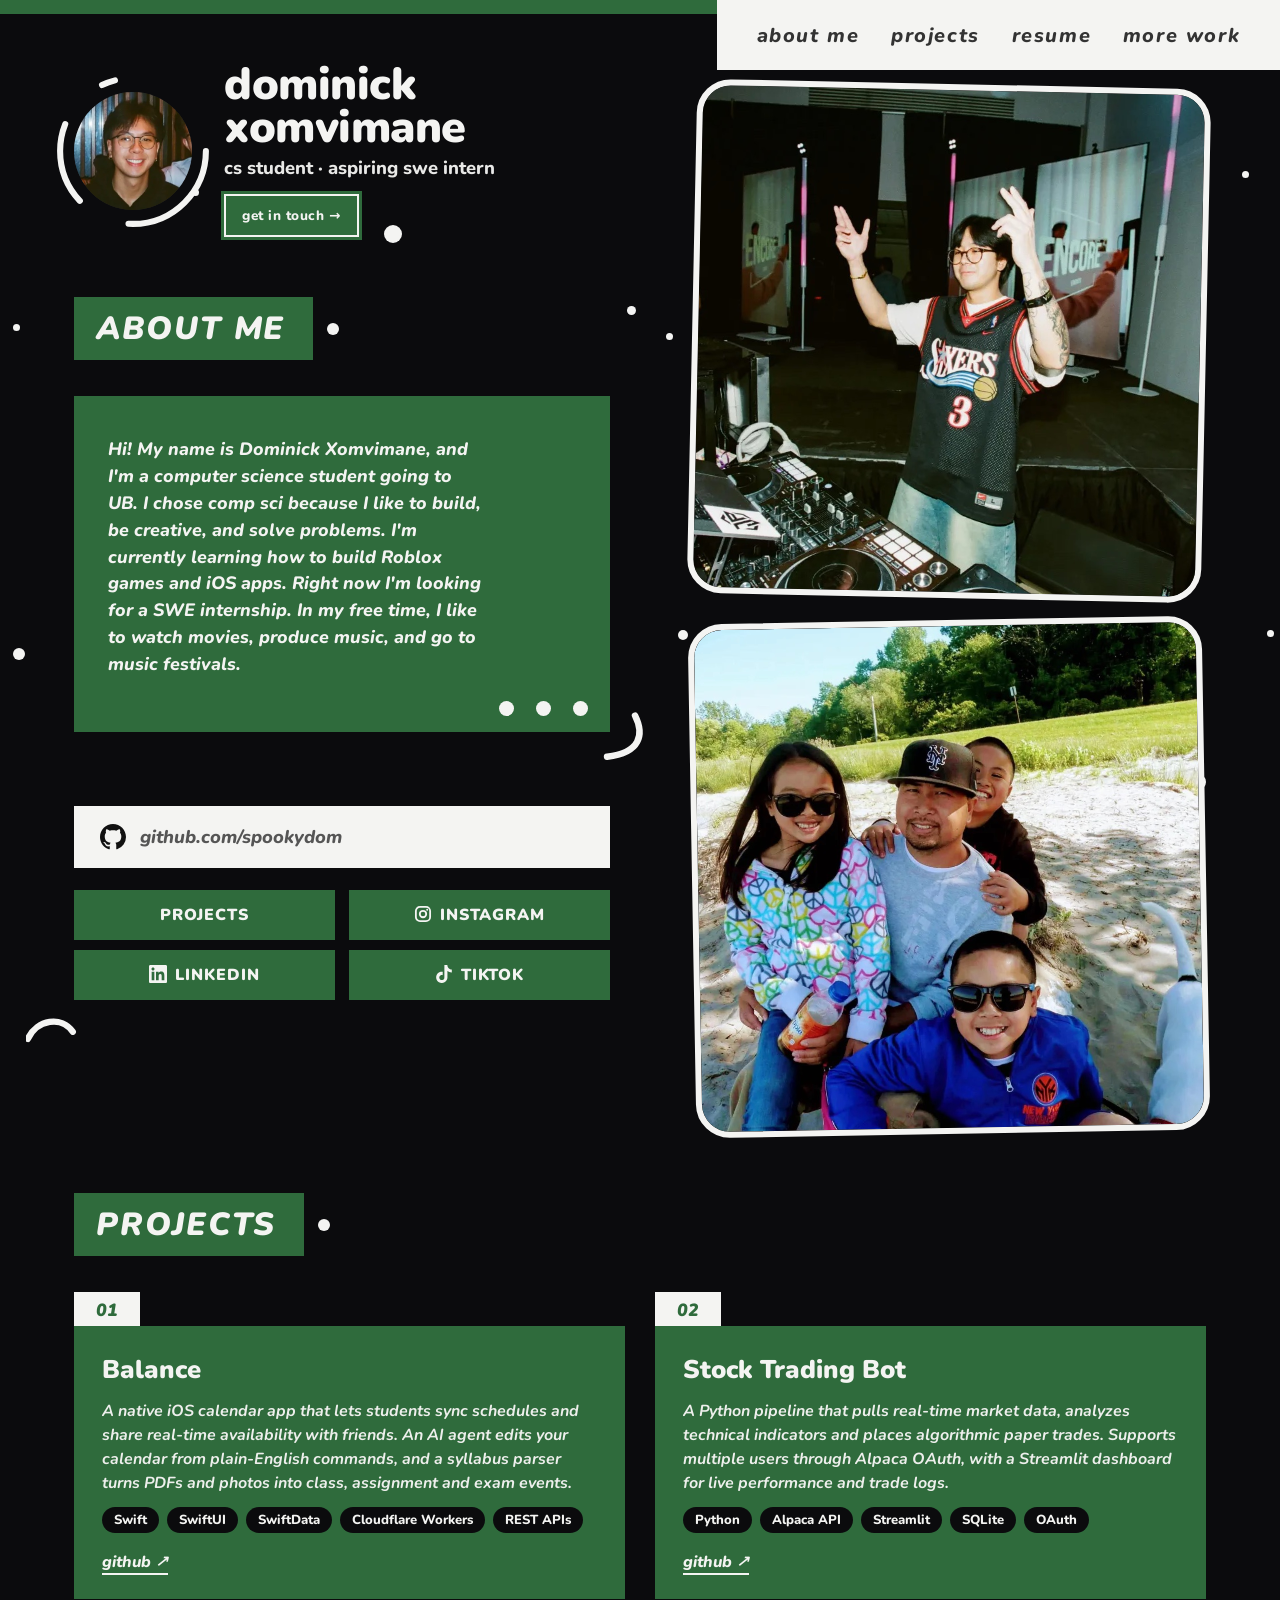
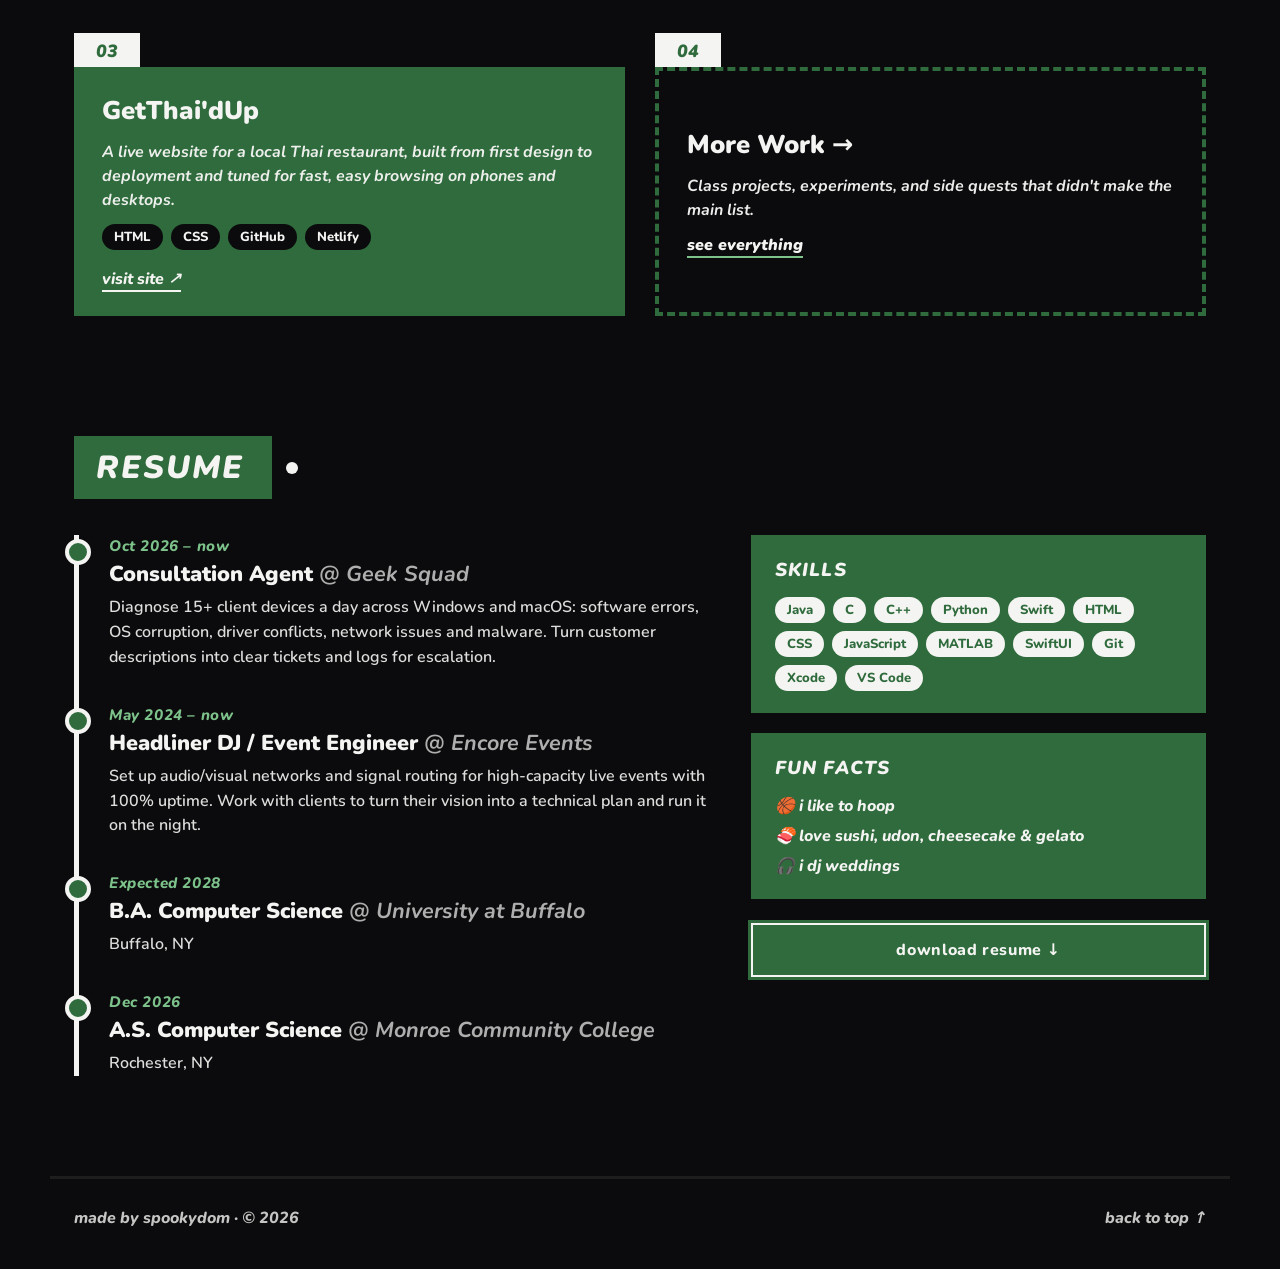
<file: index.html>
<!doctype html>
<html lang="en">
<head>
  <meta charset="utf-8" />
  <meta name="viewport" content="width=device-width, initial-scale=1" />
  <title>Dominick Xomvimane — Portfolio</title>
  <meta name="description" content="Dominick Xomvimane — computer science student building iOS apps, Python tools, and websites. Open to software engineering internships." />
  <link rel="preconnect" href="https://fonts.googleapis.com" />
  <link rel="preconnect" href="https://fonts.gstatic.com" crossorigin />
  <link href="https://fonts.googleapis.com/css2?family=Nunito:ital,wght@0,600;0,800;0,900;1,700;1,800;1,900&display=swap" rel="stylesheet" />
  <link rel="stylesheet" href="styles.css" />
</head>
<body>
  <div class="topbar"></div>

  <nav class="nav">
    <a href="#about">about me</a>
    <a href="#projects">projects</a>
    <a href="#resume">resume</a>
    <a href="more.html">more work</a>
  </nav>

  <div class="sky" aria-hidden="true">
    <i style="top:25%;left:30%;--s:18px"></i>
    <i style="top:21%;left:15%"></i>
    <i style="top:36%;left:1%"></i>
    <i style="top:34%;left:49%;--s:9px"></i>
    <i style="top:37%;left:52%"></i>
    <i style="top:57%;left:20%"></i>
    <i style="top:70%;left:53%;--s:10px"></i>
    <i style="top:72%;left:1%;--s:12px"></i>
    <i style="top:19%;left:97%"></i>
    <i style="top:70%;left:99%"></i>
    <i class="ring" style="top:86%;left:93%"></i>
  </div>

  <main class="hero" id="about">
    <section class="left">
      <header class="id">
        <div class="avatar">
          <img src="images/headshot.jpg" alt="Portrait of Dominick Xomvimane" />
          <svg class="swirl" viewBox="0 0 160 160" aria-hidden="true">
            <circle cx="80" cy="80" r="72" pathLength="100" stroke-dasharray="26 12 18 12 3 29" />
          </svg>
        </div>
        <div class="id-text">
          <h1>dominick xomvimane</h1>
          <p class="role">cs student · aspiring swe intern</p>
          <a class="cta" href="mailto:dominickxom@gmail.com">get in touch →</a>
        </div>
      </header>

      <h2 class="label about-title"><span>ABOUT ME</span></h2>
      <div class="folder">
        <div class="folder-body">
          <p>
            Hi! My name is Dominick Xomvimane, and I'm a computer science student going to UB.
            I chose comp sci because I like to build, be creative, and solve problems.
            I'm currently learning how to build Roblox games and iOS apps.
            Right now I'm looking for a SWE internship.
            In my free time, I like to watch movies, produce music, and go to music festivals.
          </p>
          <div class="folder-dots" aria-hidden="true"><b></b><b></b><b></b></div>
          <svg class="squiggle" viewBox="0 0 60 60" aria-hidden="true"><path d="M44 6 C54 26 50 46 14 50" /></svg>
        </div>
      </div>

      <a class="search" href="https://github.com/spookydom" target="_blank" rel="noopener">
        <svg class="gh" viewBox="0 0 16 16" aria-hidden="true"><path d="M8 0C3.58 0 0 3.58 0 8c0 3.54 2.29 6.53 5.47 7.59.4.07.55-.17.55-.38 0-.19-.01-.82-.01-1.49-2.01.37-2.53-.49-2.69-.94-.09-.23-.48-.94-.82-1.13-.28-.15-.68-.52-.01-.53.63-.01 1.08.58 1.23.82.72 1.21 1.87.87 2.33.66.07-.52.28-.87.51-1.07-1.78-.2-3.64-.89-3.64-3.95 0-.87.31-1.59.82-2.15-.08-.2-.36-1.02.08-2.12 0 0 .67-.21 2.2.82.64-.18 1.32-.27 2-.27.68 0 1.36.09 2 .27 1.53-1.04 2.2-.82 2.2-.82.44 1.1.16 1.92.08 2.12.51.56.82 1.27.82 2.15 0 3.07-1.87 3.75-3.65 3.95.29.25.54.73.54 1.48 0 1.07-.01 1.93-.01 2.2 0 .21.15.46.55.38A8.013 8.013 0 0016 8c0-4.42-3.58-8-8-8z"/></svg>
        <span>github.com/spookydom</span>
      </a>

      <div class="socials">
        <a href="#projects">PROJECTS</a>
        <a href="https://www.instagram.com/dominickxom" target="_blank" rel="noopener"><svg class="ig" viewBox="0 0 24 24" aria-hidden="true"><rect x="2.5" y="2.5" width="19" height="19" rx="5.5"/><circle cx="12" cy="12" r="4.3"/><circle class="dot" cx="17.6" cy="6.4" r="1.3"/></svg>INSTAGRAM</a>
        <a href="https://www.linkedin.com/in/dominick-xomvimane" target="_blank" rel="noopener"><svg viewBox="0 0 24 24" aria-hidden="true"><path d="M20.447 20.452h-3.554v-5.569c0-1.328-.027-3.037-1.852-3.037-1.853 0-2.136 1.445-2.136 2.939v5.667H9.351V9h3.414v1.561h.046c.477-.9 1.637-1.85 3.37-1.85 3.601 0 4.267 2.37 4.267 5.455v6.286zM5.337 7.433c-1.144 0-2.063-.926-2.063-2.065 0-1.138.92-2.063 2.063-2.063 1.14 0 2.064.925 2.064 2.063 0 1.139-.925 2.065-2.064 2.065zm1.782 13.019H3.555V9h3.564v11.452zM22.225 0H1.771C.792 0 0 .774 0 1.729v20.542C0 23.227.792 24 1.771 24h20.451C23.2 24 24 23.227 24 22.271V1.729C24 .774 23.2 0 22.222 0h.003z"/></svg>LINKEDIN</a>
        <a href="https://www.tiktok.com/@spookydomx" target="_blank" rel="noopener"><svg viewBox="0 0 24 24" aria-hidden="true"><path d="M12.525.02c1.31-.02 2.61-.01 3.91-.02.08 1.53.63 3.09 1.75 4.17 1.12 1.11 2.7 1.62 4.24 1.79v4.03c-1.44-.05-2.89-.35-4.2-.97-.57-.26-1.1-.59-1.62-.93-.01 2.92.01 5.84-.02 8.75-.08 1.4-.54 2.79-1.35 3.94-1.31 1.92-3.58 3.17-5.91 3.21-1.43.08-2.86-.31-4.08-1.03-2.02-1.19-3.44-3.37-3.65-5.71-.02-.5-.03-1-.01-1.49.18-1.9 1.12-3.72 2.58-4.96 1.66-1.44 3.98-2.13 6.15-1.72.02 1.48-.04 2.96-.04 4.44-.99-.32-2.15-.23-3.02.37-.63.41-1.11 1.04-1.36 1.75-.21.51-.15 1.07-.14 1.61.24 1.64 1.82 3.02 3.5 2.87 1.12-.01 2.19-.66 2.77-1.61.19-.33.4-.67.41-1.06.1-1.79.06-3.57.07-5.36.01-4.03-.01-8.05.02-12.07z"/></svg>TIKTOK</a>
      </div>

      <svg class="corner-swirl" viewBox="0 0 60 40" aria-hidden="true"><path d="M2 30 C12 8 40 4 52 22" /></svg>
    </section>

    <section class="right" aria-label="Photos">
      <figure class="photo">
        <img src="images/photo-1.jpg" alt="Dominick DJing an Encore event" style="object-position:55% center" />
        <figcaption class="overlay">Me Djing :)</figcaption>
      </figure>
      <figure class="photo">
        <img src="images/photo-2.jpg" alt="Dominick with family at the beach" style="object-position:center 35%" />
        <figcaption class="overlay">&lt;3</figcaption>
      </figure>
    </section>
  </main>

  <section class="block" id="projects">
    <h2 class="label"><span>PROJECTS</span></h2>

    <div class="projects">
      <article class="project">
        <div class="project-tab">01</div>
        <div class="project-body">
          <h3>Balance</h3>
          <p>A native iOS calendar app that lets students sync schedules and share real-time availability with friends. An AI agent edits your calendar from plain-English commands, and a syllabus parser turns PDFs and photos into class, assignment and exam events.</p>
          <ul class="tags"><li>Swift</li><li>SwiftUI</li><li>SwiftData</li><li>Cloudflare Workers</li><li>REST APIs</li></ul>
          <div class="links"><a href="https://github.com/spookydom" target="_blank" rel="noopener">github ↗</a></div>
        </div>
      </article>

      <article class="project">
        <div class="project-tab">02</div>
        <div class="project-body">
          <h3>Stock Trading Bot</h3>
          <p>A Python pipeline that pulls real-time market data, analyzes technical indicators and places algorithmic paper trades. Supports multiple users through Alpaca OAuth, with a Streamlit dashboard for live performance and trade logs.</p>
          <ul class="tags"><li>Python</li><li>Alpaca API</li><li>Streamlit</li><li>SQLite</li><li>OAuth</li></ul>
          <div class="links"><a href="https://github.com/spookydom" target="_blank" rel="noopener">github ↗</a></div>
        </div>
      </article>

      <article class="project">
        <div class="project-tab">03</div>
        <div class="project-body">
          <h3>GetThai'dUp</h3>
          <p>A live website for a local Thai restaurant, built from first design to deployment and tuned for fast, easy browsing on phones and desktops.</p>
          <ul class="tags"><li>HTML</li><li>CSS</li><li>GitHub</li><li>Netlify</li></ul>
          <div class="links"><a href="https://getthaidup.com/" target="_blank" rel="noopener">visit site ↗</a></div>
        </div>
      </article>

      <a class="project more-card" href="more.html">
        <div class="project-tab">04</div>
        <div class="project-body">
          <h3>More Work <span class="arrow">→</span></h3>
          <p>Class projects, experiments, and side quests that didn't make the main list.</p>
          <span class="go">see everything</span>
        </div>
      </a>
    </div>
  </section>

  <section class="block" id="resume">
    <h2 class="label"><span>RESUME</span></h2>

    <div class="resume">
      <div class="timeline">
        <div class="entry">
          <span class="when">Oct 2026 – now</span>
          <h3>Consultation Agent <em>@ Geek Squad</em></h3>
          <p>Diagnose 15+ client devices a day across Windows and macOS: software errors, OS corruption, driver conflicts, network issues and malware. Turn customer descriptions into clear tickets and logs for escalation.</p>
        </div>
        <div class="entry">
          <span class="when">May 2024 – now</span>
          <h3>Headliner DJ / Event Engineer <em>@ Encore Events</em></h3>
          <p>Set up audio/visual networks and signal routing for high-capacity live events with 100% uptime. Work with clients to turn their vision into a technical plan and run it on the night.</p>
        </div>
        <div class="entry">
          <span class="when">Expected 2028</span>
          <h3>B.A. Computer Science <em>@ University at Buffalo</em></h3>
          <p>Buffalo, NY</p>
        </div>
        <div class="entry">
          <span class="when">Dec 2026</span>
          <h3>A.S. Computer Science <em>@ Monroe Community College</em></h3>
          <p>Rochester, NY</p>
        </div>
      </div>

      <aside class="side">
        <div class="card">
          <h3>SKILLS</h3>
          <ul class="tags light">
            <li>Java</li><li>C</li><li>C++</li><li>Python</li><li>Swift</li>
            <li>HTML</li><li>CSS</li><li>JavaScript</li><li>MATLAB</li>
            <li>SwiftUI</li><li>Git</li><li>Xcode</li><li>VS Code</li>
          </ul>
        </div>
        <div class="card">
          <h3>FUN FACTS</h3>
          <ul class="facts">
            <li>🏀 i like to hoop</li>
            <li>🍣 love sushi, udon, cheesecake &amp; gelato</li>
            <li>🎧 i dj weddings</li>
          </ul>
        </div>
        <a class="cta big" href="resume.pdf" target="_blank" rel="noopener">download resume ↓</a>
      </aside>
    </div>
  </section>

  <footer class="footer">
    <p>made by spookydom · © <span id="y"></span></p>
    <a href="#about">back to top ↑</a>
  </footer>

  <script>document.getElementById('y').textContent = new Date().getFullYear();</script>
</body>
</html>
</file>
<file: styles.css>
:root {
  --bg: #0b0b0d;
  --green: #2f6b3c;
  --green-light: #7cc28a;
  --green-dark: #24542f;
  --white: #f4f4f2;
  --ink: #111;
  --radius: 34px;
  --max: 1180px;
}

* { box-sizing: border-box; margin: 0; padding: 0; }
html { scroll-behavior: smooth; }
body {
  background: var(--bg);
  color: var(--white);
  font-family: "Nunito", system-ui, sans-serif;
  font-weight: 800;
  overflow-x: hidden;
  position: relative;
}
a { color: inherit; text-decoration: none; }
img { display: block; max-width: 100%; }

.topbar {
  height: 14px;
  background: var(--green);
  width: 56%;
}
.nav {
  position: absolute;
  top: 0; right: 0;
  width: 44%;
  min-height: 70px;
  background: var(--white);
  display: flex;
  justify-content: space-around;
  align-items: center;
  padding: 10px 24px;
  z-index: 10;
}
.nav a {
  color: #333;
  white-space: nowrap;
  font-style: italic;
  font-weight: 800;
  font-size: 1.25rem;
  letter-spacing: .08em;
  position: relative;
}
.nav a::after {
  content: "";
  position: absolute; left: 0; right: 0; bottom: -4px;
  height: 3px; background: var(--green);
  transform: scaleX(0); transform-origin: left;
  transition: transform .25s ease;
}
.nav a:hover::after { transform: scaleX(1); }

.sky { position: absolute; inset: 0; height: 100vh; min-height: 820px; pointer-events: none; z-index: 0; }
.sky i {
  position: absolute;
  width: var(--s, 7px); height: var(--s, 7px);
  background: var(--white); border-radius: 50%;
  animation: twinkle 4s ease-in-out infinite;
}
.sky i:nth-child(2n) { animation-delay: -1.3s; }
.sky i:nth-child(3n) { animation-delay: -2.6s; }
.sky i.ring { background: none; border: 3px solid var(--white); width: 16px; height: 16px; }
@keyframes orbit { to { transform: rotate(360deg); } }
@keyframes twinkle { 50% { opacity: .35; transform: scale(.8); } }

.hero {
  position: relative; z-index: 1;
  max-width: var(--max);
  margin: 0 auto;
  padding: 50px 24px 10px;
  display: grid;
  grid-template-columns: minmax(0, 1fr) minmax(0, 0.92fr);
  gap: 60px;
  align-items: start;
}
.left { position: relative; }

.id { display: flex; align-items: center; gap: 26px; }
.id-text { margin-left: 6px; min-width: 0; }
.avatar {
  position: relative;
  width: 118px; height: 118px;
  border-radius: 50%;
  background: #222;
  flex-shrink: 0;
}
.avatar img { position: absolute; inset: 0; width: 100%; height: 100%; object-fit: cover; border-radius: 50%; z-index: 1; }
.swirl {
  animation: orbit 9s linear infinite;
  position: absolute; inset: -22px;
  width: calc(100% + 44px); height: calc(100% + 44px);
  z-index: 2;
}
.swirl circle { fill: none; stroke: var(--white); stroke-width: 6; stroke-linecap: round; }
.squiggle path, .corner-swirl path {
  fill: none; stroke: var(--white); stroke-width: 7; stroke-linecap: round;
}
.id h1 {
  font-weight: 900;
  font-size: clamp(2.2rem, 3.5vw, 3.1rem);
  line-height: .95;
  letter-spacing: -.01em;
}
.role { font-weight: 800; font-size: 1.15rem; margin-top: 6px; opacity: .95; }

.cta {
  display: inline-block;
  background: var(--green);
  border: 2px solid var(--white);
  outline: 3px solid var(--green);
  color: var(--white);
  font-weight: 800;
  font-size: .85rem;
  padding: 10px 16px;
  letter-spacing: .04em;
  margin-top: 14px;
  white-space: nowrap;
  transition: transform .2s ease, background .2s ease;
}
.cta:hover { transform: translateY(-3px) rotate(-1.5deg); background: var(--green-dark); }

.folder { position: relative; }
.about-title { margin: 60px 0 22px; }
.folder-body {
  position: relative;
  background: var(--green);
  width: 96%;
  padding: 40px 34px 54px;
}
.folder-body p {
  font-style: italic;
  font-weight: 800;
  font-size: 1.12rem;
  line-height: 1.5;
  max-width: 34ch;
}
.folder-dots { position: absolute; right: 22px; bottom: 16px; display: flex; gap: 22px; }
.folder-dots b { width: 15px; height: 15px; background: var(--white); border-radius: 50%; }
.squiggle { position: absolute; right: -40px; bottom: -34px; width: 56px; height: 56px; }

.search {
  margin-top: 74px;
  display: flex; align-items: center; gap: 14px;
  background: var(--white);
  color: #555;
  width: 96%;
  padding: 18px 26px;
  font-style: italic;
  font-weight: 800;
  font-size: 1.15rem;
  transition: transform .2s ease;
}
.search svg { width: 26px; height: 26px; flex-shrink: 0; }
.search .gh path { fill: var(--ink); stroke: none; }
.socials a svg { width: 18px; height: 18px; margin-right: 8px; vertical-align: -3px; }
.socials a svg path { fill: currentColor; }
.socials a .ig * { fill: none; stroke: currentColor; stroke-width: 2.4; }
.socials a .ig .dot { fill: currentColor; stroke: none; }
.search:hover { transform: translateX(6px); }
.search span { overflow: hidden; text-overflow: ellipsis; white-space: nowrap; }

.socials {
  margin-top: 22px;
  width: 96%;
  display: grid;
  grid-template-columns: 1fr 1fr;
  gap: 10px 14px;
}
.socials a {
  background: var(--green);
  text-align: center;
  padding: 14px 10px;
  font-weight: 900;
  letter-spacing: .06em;
  font-size: 1rem;
  transition: background .2s ease, color .2s ease, transform .2s ease;
}
.socials a:hover { background: var(--white); color: var(--green); transform: translateY(-2px); }

.corner-swirl { position: absolute; left: -48px; bottom: -50px; width: 54px; height: 40px; }

.right { display: flex; flex-direction: column; gap: 22px; padding-top: 20px; }
.photo {
  position: relative;
  aspect-ratio: 1 / 1;
  border: 6px solid var(--white);
  border-radius: var(--radius);
  overflow: hidden;
  background: #222;
  transition: transform .3s ease;
}
.photo:nth-child(1) { transform: rotate(1.2deg); }
.photo:nth-child(2) { transform: rotate(-1deg); }
.photo:hover { transform: rotate(0) scale(1.015); }
.overlay {
  position: absolute; inset: 0; z-index: 2;
  border-radius: calc(var(--radius) - 6px);
  display: grid; place-items: center;
  background: rgba(0, 0, 0, .55);
  font-weight: 900; font-style: italic;
  font-size: clamp(1.8rem, 3.4vw, 2.8rem); letter-spacing: .03em;
  opacity: 0;
  transition: opacity .3s ease;
}
.photo:hover .overlay { opacity: 1; }
.photo img {
  position: absolute; inset: 0; width: 100%; height: 100%;
  border-radius: calc(var(--radius) - 6px);
  object-fit: cover; z-index: 1;
}

.block {
  position: relative; z-index: 1;
  max-width: var(--max);
  margin: 0 auto;
  padding: 80px 24px 40px;
  scroll-margin-top: 20px;
}
.label {
  display: inline-block;
  background: var(--green);
  padding: 10px 28px 10px 22px;
  font-weight: 900; font-style: italic;
  font-size: 2rem; letter-spacing: .06em;
  margin-bottom: 36px;
  position: relative;
}
#projects { padding-top: 50px; }
.label::after {
  content: ""; position: absolute; right: -26px; top: 50%;
  width: 12px; height: 12px; border-radius: 50%; background: var(--white);
  transform: translateY(-50%);
}

.projects { display: grid; grid-template-columns: repeat(2, 1fr); gap: 34px 30px; }
.project { display: flex; flex-direction: column; transition: transform .25s ease; }
.project:hover { transform: translateY(-6px); }
.project-tab {
  align-self: flex-start;
  background: var(--white); color: var(--green);
  font-weight: 900; font-style: italic;
  padding: 6px 22px 4px; font-size: 1.1rem;
}
.project-body {
  background: var(--green);
  padding: 26px 28px 24px;
  flex: 1;
  display: flex; flex-direction: column; gap: 12px;
}
.project h3 { font-weight: 900; font-size: 1.6rem; }
.project p { font-weight: 700; font-style: italic; line-height: 1.5; opacity: .97; }

.tags { list-style: none; display: flex; flex-wrap: wrap; gap: 8px; }
.tags li {
  background: var(--bg); color: var(--white);
  padding: 4px 12px; font-size: .82rem; font-weight: 800;
  border-radius: 999px;
}
.tags.light li { background: var(--white); color: var(--green); }
.links { display: flex; gap: 18px; margin-top: auto; padding-top: 6px; }
.links a { font-style: italic; border-bottom: 2px solid var(--white); }
.links a:hover { color: var(--bg); border-color: var(--bg); }

.project.more-card .project-body {
  background: transparent;
  border: 4px dashed var(--green);
  justify-content: center; align-items: flex-start;
  transition: background .25s ease, border-color .25s ease;
}
.project.more-card:hover .project-body { background: var(--green); border-style: solid; }
.more-card .arrow { display: inline-block; transition: transform .25s ease; }
.more-card:hover .arrow { transform: translateX(8px); }
.more-card .go { font-style: italic; font-weight: 900; border-bottom: 2px solid var(--green-light); }

.subpage .block { padding-top: 110px; min-height: 70vh; }
.back { display: table; font-style: italic; opacity: .75; margin-bottom: 22px; }
.back:hover { opacity: 1; color: var(--green-light); }
.nav a[aria-current="page"]::after { transform: scaleX(1); }
.block-sub { font-style: italic; opacity: .75; margin: -18px 0 30px; }

.gallery-grid { display: grid; grid-template-columns: repeat(3, 1fr); gap: 28px; }
.gcard {
  position: relative;
  display: flex; flex-direction: column;
  background: var(--green);
  border: 0; padding: 0; text-align: left;
  font: inherit; color: inherit; cursor: pointer;
  transition: transform .25s ease;
}
.gcard:hover { transform: translateY(-6px) rotate(-.6deg); }
.gcard:focus-visible { outline: 3px solid var(--white); outline-offset: 4px; }
.gcard-num {
  position: absolute; top: -14px; left: 16px; z-index: 2;
  background: var(--white); color: var(--green);
  font-style: italic; font-weight: 900; font-size: .9rem; padding: 2px 12px;
}
.gcard-cover {
  position: relative; display: grid; place-items: center;
  width: 100%; aspect-ratio: 4 / 3; overflow: hidden;
  border: 5px solid var(--green);
  background:
    radial-gradient(circle at 30% 30%, #8a8a8a 0 2px, transparent 3px) 0 0 / 20px 20px,
    linear-gradient(160deg, #5c5c5c, #262626);
}
.gcard-cover img { position: absolute; inset: 0; width: 100%; height: 100%; object-fit: cover; transition: transform .4s ease; }
.gcard-cover img.tall { object-fit: contain; padding: 14px 0; background: #1a1a1a; }
.gcard-cover.phones { display: flex; justify-content: center; align-items: center; gap: 10px; padding: 14px; background: #1a1a1a; }
.gcard-cover.phones img { position: static; width: auto; height: 100%; max-width: 31%; object-fit: contain; padding: 0; border-radius: 10px; }
.gcard:hover .gcard-cover img { transform: scale(1.04); }
.gcard-body { display: flex; flex-direction: column; gap: 4px; padding: 16px 20px 20px; }
.gcard-title { font-weight: 900; font-size: 1.35rem; }
.gcard-sub { font-style: italic; font-weight: 700; opacity: .85; }
.gcard-go { margin-top: 10px; align-self: flex-start; font-style: italic; font-weight: 900; border-bottom: 2px solid var(--white); }
.ph { color: #ddd; font-style: italic; font-size: .85rem; opacity: .8; padding: 10px; text-align: center; word-break: break-all; }

.viewer {
  margin: auto; padding: 0;
  width: min(940px, calc(100vw - 32px));
  max-height: calc(100vh - 32px);
  background: var(--bg); color: var(--white);
  border: 5px solid var(--white); border-radius: 26px;
  overflow: auto;
}
.viewer::backdrop { background: rgba(0, 0, 0, .8); }
.viewer[open] { animation: pop .25s ease; }
@keyframes pop { from { opacity: 0; transform: scale(.96); } }
.v-close {
  position: absolute; top: 14px; right: 14px; z-index: 3;
  width: 42px; height: 42px; border-radius: 50%;
  background: var(--white); color: var(--bg); border: 0;
  font: 900 1.1rem "Nunito", sans-serif; cursor: pointer;
}
.v-stage { position: relative; }
.v-frame {
  position: relative; height: min(56vh, 520px); display: grid; place-items: center; overflow: hidden;
  background:
    radial-gradient(circle at 30% 30%, #8a8a8a 0 2px, transparent 3px) 0 0 / 22px 22px,
    linear-gradient(160deg, #5c5c5c, #262626);
}
.v-frame img { position: absolute; inset: 0; width: 100%; height: 100%; object-fit: contain; background: #000; }
.v-arrow {
  position: absolute; top: 50%; transform: translateY(-50%); z-index: 2;
  width: 46px; height: 46px; border: 0;
  background: var(--green); color: var(--white);
  font: 900 1.3rem "Nunito", sans-serif; cursor: pointer;
  transition: background .2s ease;
}
.v-arrow:hover { background: var(--green-dark); }
.v-arrow.prev { left: 14px; }
.v-arrow.next { right: 14px; }
.v-thumbs { display: flex; gap: 10px; padding: 14px 24px 0; overflow-x: auto; }
.v-thumbs button {
  flex: 0 0 84px; height: 60px; padding: 0; overflow: hidden; cursor: pointer;
  border: 3px solid transparent; background: #333; opacity: .55;
  display: grid; place-items: center;
}
.v-thumbs button.on { border-color: var(--green-light); opacity: 1; }
.v-thumbs img { width: 100%; height: 100%; object-fit: cover; }
.v-thumbs .ph { font-size: .6rem; padding: 2px; }
.v-info { padding: 18px 24px 26px; display: flex; flex-direction: column; gap: 10px; }
.v-count { font-style: italic; color: var(--green-light); font-size: .9rem; }
.v-info h3 { font-weight: 900; font-size: 1.7rem; }
.v-info > p:not(.v-count) { font-weight: 700; font-style: italic; line-height: 1.55; opacity: .92; }
.v-info .tags li { background: var(--green); }
.v-links { display: flex; gap: 18px; }
.v-links a { font-style: italic; border-bottom: 2px solid var(--green-light); }

.resume { display: grid; grid-template-columns: 1.4fr 1fr; gap: 40px; }
.timeline { border-left: 5px solid var(--white); padding-left: 30px; display: flex; flex-direction: column; gap: 34px; }
.entry { position: relative; }
.entry::before {
  content: ""; position: absolute; left: -44px; top: 4px;
  width: 18px; height: 18px; border-radius: 50%;
  background: var(--green); border: 4px solid var(--white);
}
.when { font-style: italic; color: var(--green-light); font-size: .95rem; letter-spacing: .04em; }
.entry h3 { font-weight: 900; font-size: 1.35rem; margin: 2px 0 6px; }
.entry h3 em { font-weight: 700; opacity: .7; }
.entry p { font-weight: 600; line-height: 1.55; opacity: .9; }

.side { display: flex; flex-direction: column; gap: 20px; }
.card { background: var(--green); padding: 22px 24px; }
.card h3 { font-weight: 900; font-style: italic; letter-spacing: .06em; margin-bottom: 14px; }
.facts { list-style: none; display: flex; flex-direction: column; gap: 8px; font-style: italic; }
.cta.big { margin: 4px 0 0; font-size: 1rem; text-align: center; padding: 14px; align-self: stretch; }

.footer {
  max-width: var(--max); margin: 60px auto 0;
  padding: 28px 24px 40px;
  border-top: 3px solid #222;
  display: flex; justify-content: space-between; flex-wrap: wrap; gap: 10px;
  font-style: italic; opacity: .8;
}
.footer a:hover { color: var(--green); }

@media (max-width: 900px) {
  .topbar { width: 100%; }
  .nav { position: static; width: 100%; min-height: 0; padding: 14px 16px; }
  .nav a { font-size: 1.05rem; }
  .hero { grid-template-columns: 1fr; gap: 50px; padding: 36px 16px 40px; }
  .right { flex-direction: row; padding-top: 0; }
  .right .photo { flex: 1; }
  .block { padding: 60px 16px 30px; }
  .projects, .resume { grid-template-columns: 1fr; }
  .gallery-grid { grid-template-columns: 1fr 1fr; }
  .corner-swirl { display: none; }
}
@media (max-width: 560px) {
  .id { flex-wrap: wrap; gap: 22px; }
  .avatar { width: 92px; height: 92px; }
  .about-title { margin: 44px 0 18px; }
  .label { font-size: 1.6rem; }
  .folder-body, .search, .socials { width: 100%; }
  .folder-body { padding: 30px 22px 50px; }
  .folder-body p { font-size: 1rem; }
  .squiggle { display: none; }
  .gallery-grid { grid-template-columns: 1fr; }
  .v-arrow { width: 38px; height: 38px; }
  .v-info { padding: 16px 18px 22px; }
  .nav a { font-size: .95rem; }
  .search { margin-top: 50px; font-size: 1rem; padding: 16px 18px; }
  .right { flex-direction: column; }
  .photo { border-width: 5px; border-radius: 26px; }
  .photo img, .overlay { border-radius: 21px; }
}

@media (prefers-reduced-motion: reduce) {
  * { animation: none !important; transition: none !important; scroll-behavior: auto !important; }
}
</file>
